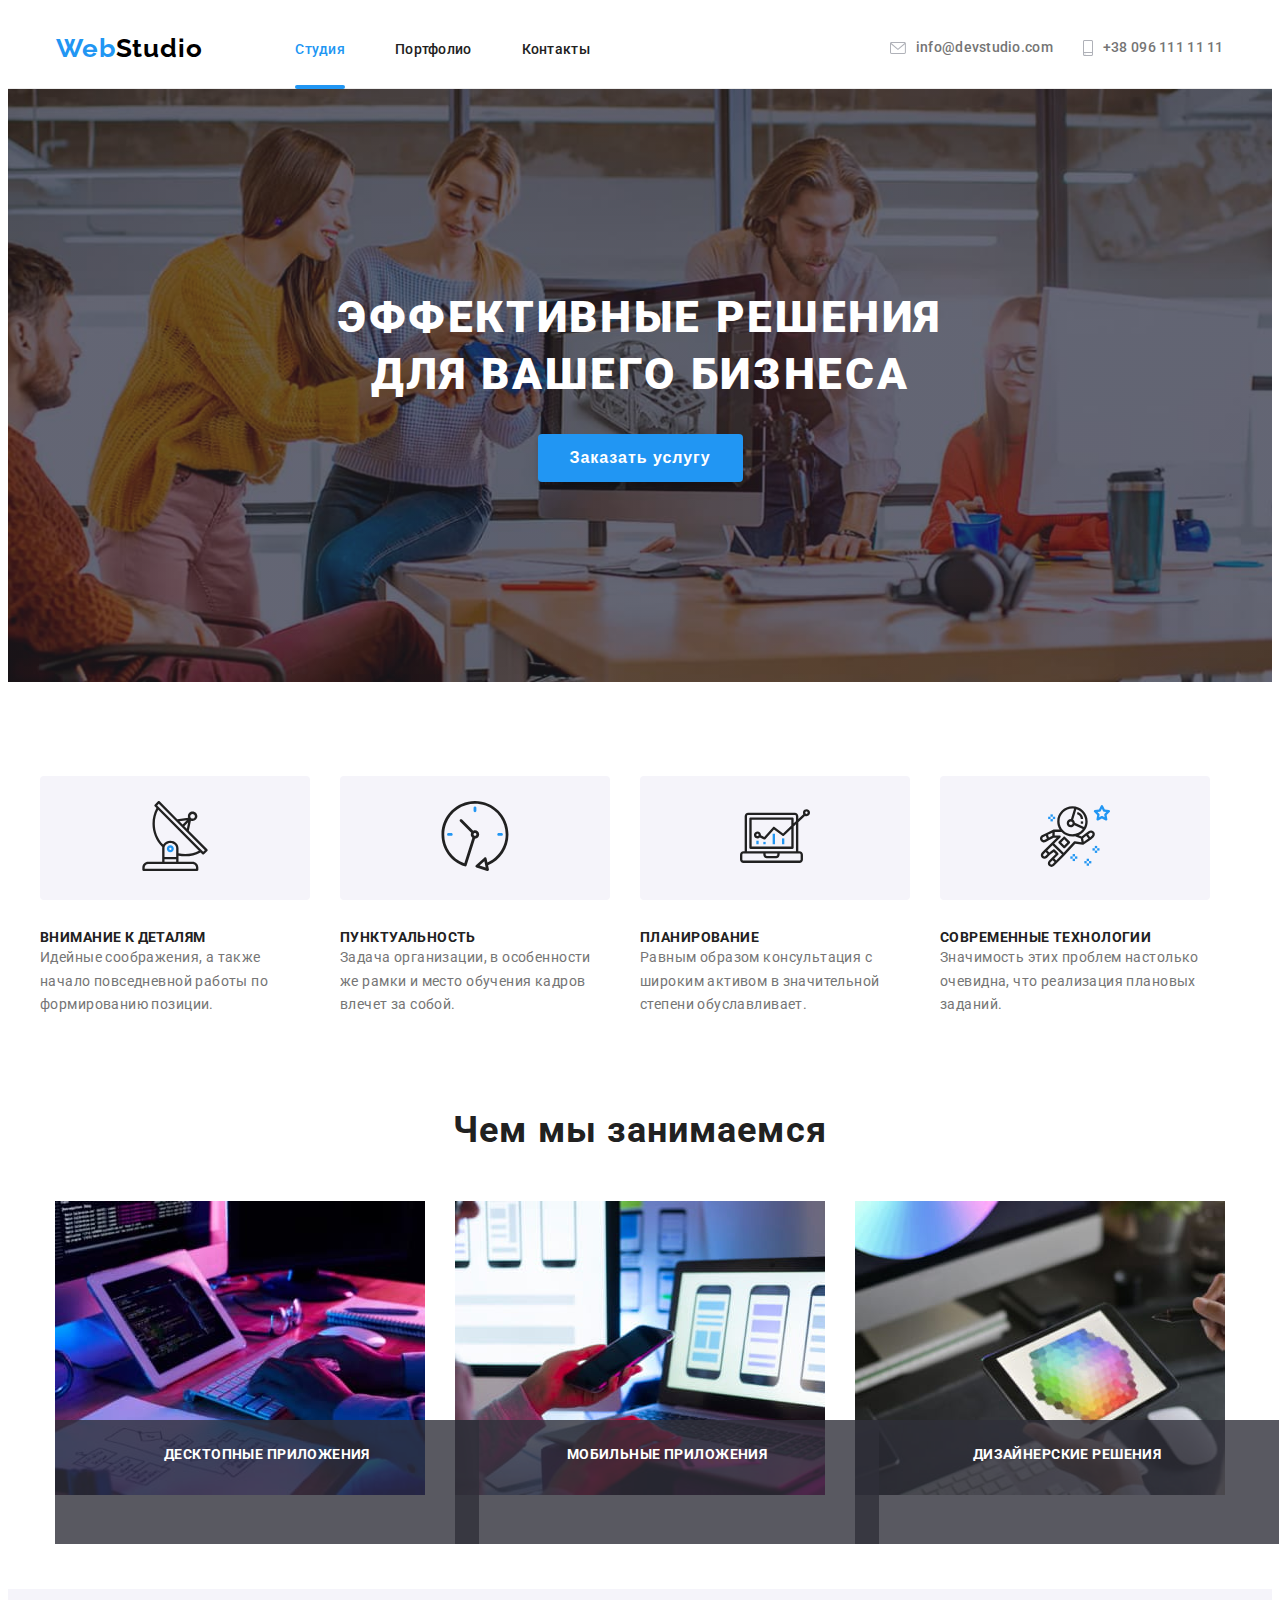
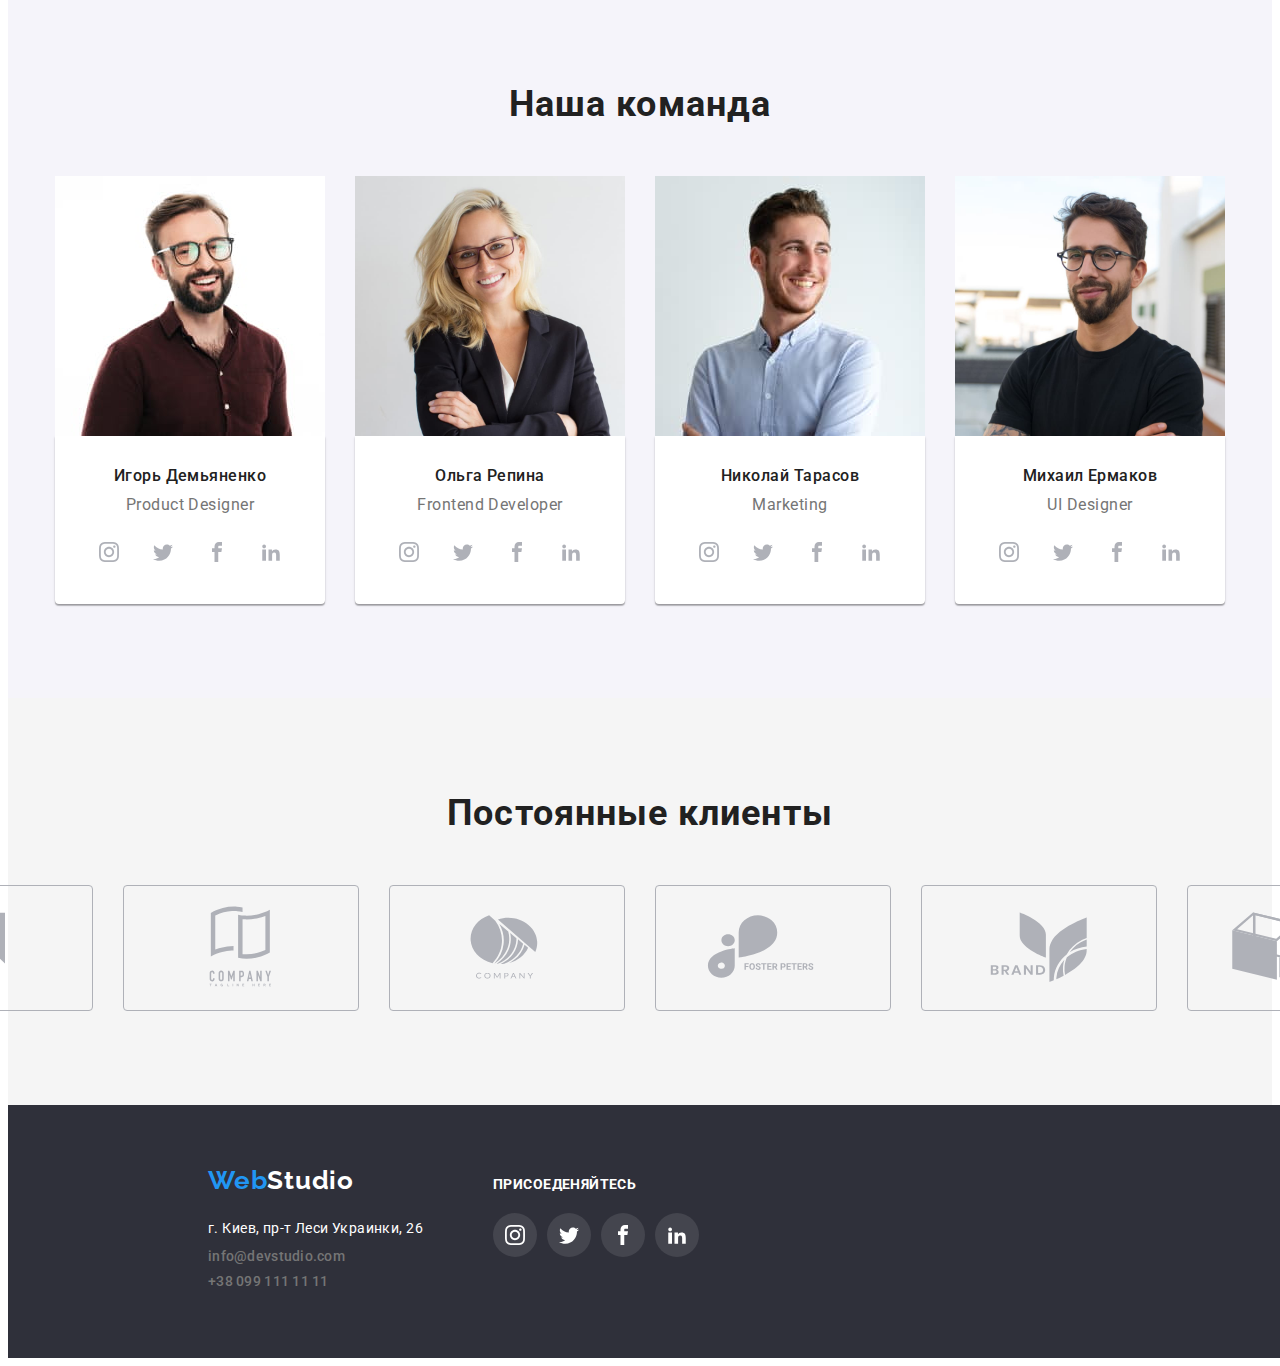
<file: index.html>
<!DOCTYPE html>
<html lang="ru">

<head>
    <meta charset="UTF-8">
    <meta http-equiv="X-UA-Compatible" content="IE=edge">
    <meta name="viewport" content="width=device-width, initial-scale=1.0">
    <title>Document</title>
    <link rel="stylesheet" href="https://cdnjs.cloudflare.com/ajax/libs/modern-normalize/1.1.0/modern-normalize.min.css"
        integrity="sha512-wpPYUAdjBVSE4KJnH1VR1HeZfpl1ub8YT/NKx4PuQ5NmX2tKuGu6U/JRp5y+Y8XG2tV+wKQpNHVUX03MfMFn9Q=="
        crossorigin="anonymous" referrerpolicy="no-referrer" />
    <link
        href="https://fonts.googleapis.com/css2?family=Raleway:wght@700&family=Roboto:wght@400;500;700;900&display=swap"
        rel="stylesheet">
    <link rel="stylesheet" href="./css/style.css" />
</head>

<body>
    <header class="header-one">

        <!--navigation section-->

        <div class="header-container container">
            <nav class="navigation">
                <a href="#" class=" header-logo-link logo-link">Web<span class=" logo-dark-link">Studio</span></a>
                <ul class="navigation-list">
                    <li class="navigation-item">
                        <a href="./index.html" class="navigation-link current">Студия</a>
                    </li>
                    <li class="navigation-item">
                        <a href="./portfolio.html" class="navigation-link">Портфолио</a>
                    </li>
                    <li class="navigation-item">
                        <a href="#" class="navigation-link">Контакты</a>
                    </li>
                </ul>

            </nav>
            <!--contacts section-->
            <ul class="contacts-list">
                <li class="contacts-item">

                    <a href="mailto:info@devstudio.com" class="contacts mail-phone-link"><svg class="contacts-icon mail-icon">
                            <use href="./svg/icons/sprite.svg#icon-envelope"></use>
                        </svg>info@devstudio.com</a>
                </li>
                <li class="contacts-item">
                    <a href="tel:+380961111111" class="contacts mail-phone-link"> <svg class="contacts-icon telefon-icon">
                            <use href="./svg/icons/sprite.svg#icon-smartphone"></use>
                        </svg>+38 096 111 11 11</a>
                </li>
            </ul>

        </div>





    </header>

    <main class="section-main-one">
        <!--HERO-->
        <section class="hero">
            <div class="hero-box">
                <h1 class="hero-title">Эффективные решения для вашего бизнеса </h1>
                <button class="modal-btn" data-modal-open type="button"> Заказать услугу</button>
            </div>

        </section>

        <!--why we section-->
        <section class="features">
            <div class="container features-container">
                <h2 class="features-title visually-hidden"> особенности </h2>
                <ul class="features-list">
                    <li class="features-item">
                        <div class="features-svg">
                        <svg class="features-icon">
                            <use href="./svg/icons/sprite.svg#icon-antenna"></use>
                        </svg>
                        </div>
                        <h3 class="features-subtitle">Внимание к деталям</h3>
                        <p class="features-text">Идейные соображения, а также начало повседневной работы по
                            формированию позиции.
                        </p>
                    </li>

                    <li class="features-item">
                        <div class="features-svg">
                        <svg class="features-icon">
                            <use href="./svg/icons/sprite.svg#icon-clock"></use>
                        </svg>
                        </div>
                        <h3 class="features-subtitle">Пунктуальность</h3>
                        <p class="features-text">Задача организации, в особенности же рамки и место обучения
                            кадров влечет за собой.</p>
                    </li>

                    <li class="features-item">
                        <div class="features-svg">
                        <svg class="features-icon">
                            <use href="./svg/icons/sprite.svg#icon-diagram"></use>
                        </svg>
                        </div>
                        <h3 class="features-subtitle">Планирование</h3>
                        <p class="features-text">Равным образом консультация с широким активом в значительной
                            степени обуславливает.</p>
                    </li>

                    <li class="features-item">
                        <div class="features-svg">
                        <svg class="features-icon">
                            <use href="./svg/icons/sprite.svg#icon-astronaut"></use>
                        </svg>
                        </div>
                        <h3 class="features-subtitle">Современные технологии</h3>
                        <p class="features-text">Значимость этих проблем настолько очевидна, что реализация
                            плановых заданий.</p>
                    </li>
                </ul>
            </div>
        </section>
        <!--about us section-->
        <section class="about">
            <div class="container about-container">
                <h2 class="about-title">Чем мы занимаемся</h2>
                <ul class="about-list">
                    <li class="about-item">
                        <img class="desktop" src="images/desktop.jpg" alt="Десктопные приложения" width="370">
                        <p class="box about-text">Десктопные приложения</p>
                    </li>
                    <li class="about-item">
                        <img class="mobile" src="images/mobile.jpg" alt="Мобильные приложения" width="370">
                        <p class="box about-text">Мобильные приложения</p>
                    </li>
                    <li class="about-item">
                        <img class="dezign" src="images/dezign.jpg" alt="Дизайнерские решения" width="370">
                        <p class="box about-text">Дизайнерские решения</p>
                    </li>
                </ul>
            </div>
        </section>
        <!--our team-->
        <section class="team">
            <div class="container team-container">
                <h2 class="team-title">Наша команда</h2>
                <ul class="team-list">

                    <li class="team-item">
                        <img src="images/glassman.jpg" alt="Игорь Демьяненко" width="270">
                        <div class="team-card">
                            <h3 class="team-subtitle">Игорь Демьяненко</h3>
                            <p class="team-positions">Product Designer</p>

                            <ul class="team-socials">
                                <li class="team-socials-item">
                                    <a href="#" class="team-socials-link">
                                        <svg class="team-socials-icon">
                                            <use href="./svg/icons/sprite.svg#icon-inst"></use>
                                        </svg>
                                    </a>
                                </li>
                                <li class="team-socials-item">
                                    <a href="#" class="team-socials-link">
                                        <svg class="team-socials-icon">
                                            <use href="./svg/icons/sprite.svg#icon-twit"></use>
                                        </svg>
                                    </a>
                                </li>
                                <li class="team-socials-item">
                                    <a href="#" class="team-socials-link">
                                        <svg class="team-socials-icon">
                                            <use href="./svg/icons/sprite.svg#icon-fb"></use>
                                        </svg>
                                    </a>
                                </li>
                                <li class="team-socials-item">
                                    <a href="#" class="team-socials-link">
                                        <svg class="team-socials-icon">
                                            <use href="./svg/icons/sprite.svg#icon-ln"></use>
                                        </svg>
                                    </a>
                                </li>
                            </ul>
                        </div>
                    </li>
                    <li class="team-item">
                        <img src="images/blondgirl.jpg" alt="Ольга Репина" width="270">
                        <div class="team-card">
                            <h3 class="team-subtitle">Ольга Репина</h3>
                            <p class="team-positions">Frontend Developer</p>
                            <ul class="team-socials">
                                <li class="team-socials-item">
                                    <a href="#" class="team-socials-link">
                                        <svg class="team-socials-icon">
                                            <use href="./svg/icons/sprite.svg#icon-inst"></use>
                                        </svg>
                                    </a>
                                </li>
                                <li class="team-socials-item">
                                    <a href="#" class="team-socials-link">
                                        <svg class="team-socials-icon">
                                            <use href="./svg/icons/sprite.svg#icon-twit"></use>
                                        </svg>
                                    </a>
                                </li>
                                <li class="team-socials-item">
                                    <a href="#" class="team-socials-link">
                                        <svg class="team-socials-icon">
                                            <use href="./svg/icons/sprite.svg#icon-fb"></use>
                                        </svg>
                                    </a>
                                </li>
                                <li class="team-socials-item">
                                    <a href="#" class="team-socials-link">
                                        <svg class="team-socials-icon">
                                            <use href="./svg/icons/sprite.svg#icon-ln"></use>
                                        </svg>
                                    </a>
                                </li>
                            </ul>
                        </div>
                    </li>
                    <li class="team-item">
                        <img src="images/t-shirtman.jpg" alt="Николай Тарасов" width="270">
                        <div class="team-card">
                            <h3 class="team-subtitle">Николай Тарасов</h3>
                            <p class="team-positions">Marketing</p>
                            <ul class="team-socials">
                                <li class="team-socials-item">
                                    <a href="#" class="team-socials-link">
                                        <svg class="team-socials-icon">
                                            <use href="./svg/icons/sprite.svg#icon-inst"></use>
                                        </svg>
                                    </a>
                                </li>
                                <li class="team-socials-item">
                                    <a href="#" class="team-socials-link">
                                        <svg class="team-socials-icon">
                                            <use href="./svg/icons/sprite.svg#icon-twit"></use>
                                        </svg>
                                    </a>
                                </li>
                                <li class="team-socials-item">
                                    <a href="#" class="team-socials-link">
                                        <svg class="team-socials-icon">
                                            <use href="./svg/icons/sprite.svg#icon-fb"></use>
                                        </svg>
                                    </a>
                                </li>
                                <li class="team-socials-item">
                                    <a href="#" class="team-socials-link">
                                        <svg class="team-socials-icon">
                                            <use href="./svg/icons/sprite.svg#icon-ln"></use>
                                        </svg>
                                    </a>
                                </li>
                            </ul>
                        </div>
                    </li>
                    <li class="team-item">
                        <img src="images/maninblack.jpg" alt="Михаил Ермаков" width="270">
                        <div class="team-card">
                            <h3 class="team-subtitle">Михаил Ермаков</h3>
                            <p class="team-positions">UI Designer</p>
                            <ul class="team-socials">
                                <li class="team-socials-item">
                                    <a href="#" class="team-socials-link">
                                        <svg class="team-socials-icon">
                                            <use href="./svg/icons/sprite.svg#icon-inst"></use>
                                        </svg>
                                    </a>
                                </li>
                                <li class="team-socials-item">
                                    <a href="#" class="team-socials-link">
                                        <svg class="team-socials-icon">
                                            <use href="./svg/icons/sprite.svg#icon-twit"></use>
                                        </svg>
                                    </a>
                                </li>
                                <li class="team-socials-item">
                                    <a href="#" class="team-socials-link">
                                        <svg class="team-socials-icon">
                                            <use href="./svg/icons/sprite.svg#icon-fb"></use>
                                        </svg>
                                    </a>
                                </li>
                                <li class="team-socials-item">
                                    <a href="#" class="team-socials-link">
                                        <svg class="team-socials-icon">
                                            <use href="./svg/icons/sprite.svg#icon-ln"></use>
                                        </svg>
                                    </a>
                                </li>
                            </ul>
                        </div>
                    </li>

                </ul>
            </div>
        </section>
        <!-- regular-clients-->
        <section class="regular-clients">
            <div class="container regular-clients-container">
                <h2 class="regular-clients-title">Постоянные клиенты</h2>
                <ul class="regular-clients-list">
                    <li class="regular-clients-item">
                        <a href="#" class="regular-clients-link">
                            <svg class="regular-clients-icon">
                                <use href="./svg/icons/sprite.svg#icon-yaco">
                                </use>
                            </svg>
                        </a>
                    </li>
                    <li class="regular-clients-item">
                        <a href="#" class="regular-clients-link">
                            <svg class="regular-clients-icon">
                                <use href="./svg/icons/sprite.svg#icon-tagline-here">
                                </use>
                            </svg>
                        </a>
                    </li>
                    <li class="regular-clients-item">
                        <a href="#" class="regular-clients-link">
                            <svg class="regular-clients-icon">
                                <use href="./svg/icons/sprite.svg#icon-company">
                                </use>
                            </svg>
                        </a>
                    </li>
                    <li class="regular-clients-item">
                        <a href="#" class="regular-clients-link">
                            <svg class="regular-clients-icon">
                                <use href="./svg/icons/sprite.svg#icon-foster-peters">
                                </use>
                            </svg>
                        </a>
                    </li>
                    <li class="regular-clients-item">
                        <a href="#" class="regular-clients-link">
                            <svg class="regular-clients-icon">
                                <use href="./svg/icons/sprite.svg#icon-brand">
                                </use>
                            </svg>
                        </a>
                    </li>
                    <li class="regular-clients-item">
                        <a href="#" class="regular-clients-link">
                            <svg class="regular-clients-icon">
                                <use href="./svg/icons/sprite.svg#icon-tagline">
                                </use>
                            </svg>
                        </a>
                    </li>
                </ul>
            </div>
        </section>

    </main>



    <footer class="footer-one">


        <!--footer section-->
        <div class=" container footer-ext">
        <div class="footer-container">
            <a href="#WebStudio" class="footer-logo logo-link">Web<span class="footer-logo logo-light-link">Studio</span></a>
            <address class="footer-address">
                <ul class="footer-list">
                    <li class="footer-item">
                        <a href="#" class="footer-addr">г. Киев, пр-т Леси Украинки, 26</a>
                    </li>
                    <li class="footer-item">
                        <a href="mailto:info@devstudio.com" class="contacts mail-link">info@devstudio.com</a>
                    <li class="footer-item ">
                        <a href="tel:+380991111111" class="contacts phone-link">+38 099 111 11 11</a>
                    </li>
                </ul>
            </address>
        </div>

        <div class="footer-soc">
            <p class="footer-subtitle"> Присоеденяйтесь </p>
            <ul class="footer-socials-list">
                <li class="footer-socials-item">
                    <a href="#" class="footer-socials-link">
                        <svg class="footer-socials-icon">
                            <use href="./svg/icons/sprite.svg#icon-inst"></use>
                        </svg>
                    </a>
                </li>
                <li class="footer-socials-item">
                    <a href="#" class="footer-socials-link">
                        <svg class="footer-socials-icon">
                            <use href="./svg/icons/sprite.svg#icon-twit"></use>
                        </svg>
                    </a>
                </li>
                <li class="footer-socials-item">
                    <a href="#" class="footer-socials-link">
                        <svg class="footer-socials-icon">
                            <use href="./svg/icons/sprite.svg#icon-fb"></use>
                        </svg>
                    </a>
                </li>
                <li class="footer-socials-item">
                    <a href="#" class="footer-socials-link">
                        <svg class="footer-socials-icon">
                            <use href="./svg/icons/sprite.svg#icon-ln"></use>
                        </svg>
                    </a>
                </li>
            </ul>
        </div>
        </div>
    </footer>

        <!--form-->
        <div class="backdrop is-hidden" data-modal>
            <div class="modal">
                <button class="btn-modal-close" data-modal-close>
                    <svg class="modal-close-icon" width="11" height="11">
                        <use href="./svg/icons/sprite.svg#icon-close"></use>
                    </svg>
                </button>
        
            </div>
        
        </div>
    <script src="./js/modal.js"></script>
</body>

</html>
</file>
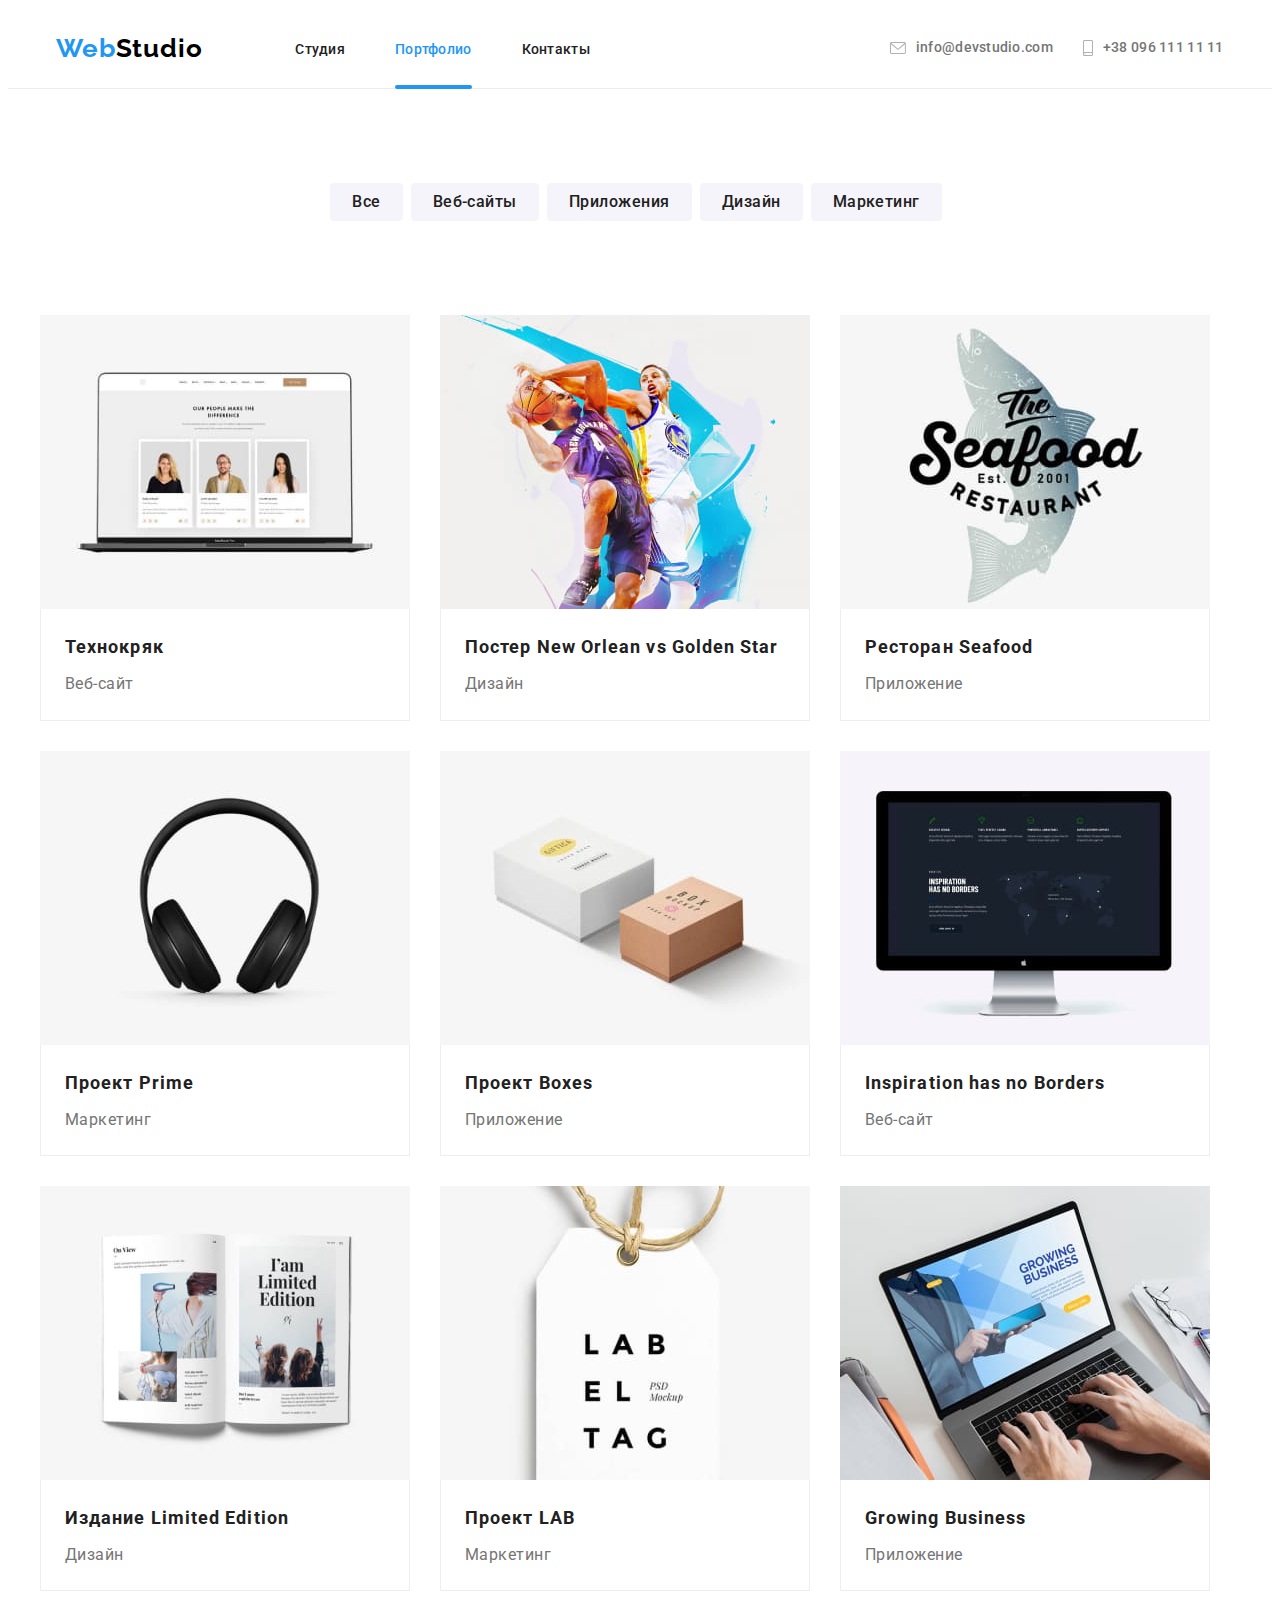
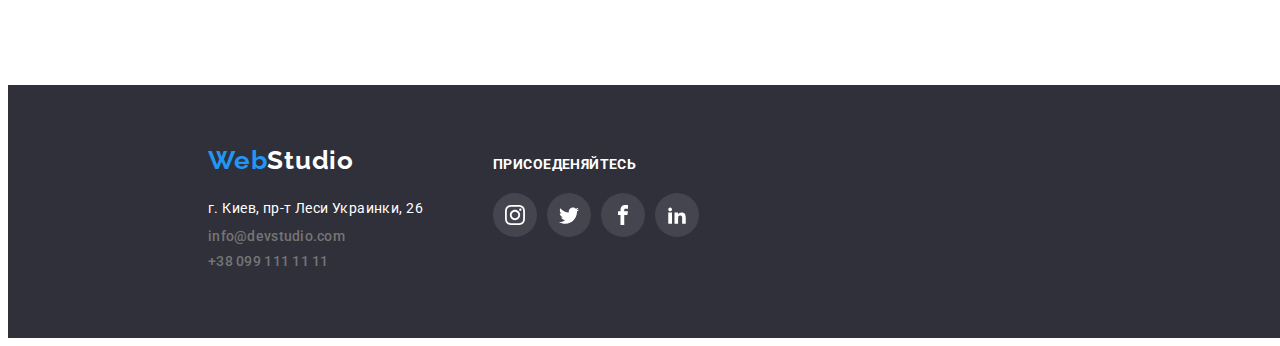
<file: portfolio.html>
<!DOCTYPE html>
<html lang="en">

<head>
    <meta charset="UTF-8">
    <meta http-equiv="X-UA-Compatible" content="IE=edge">
    <meta name="viewport" content="width=device-width, initial-scale=1.0">
    <title>Document</title>
    <link rel="stylesheet" href="https://cdnjs.cloudflare.com/ajax/libs/modern-normalize/1.1.0/modern-normalize.min.css"
        integrity="sha512-wpPYUAdjBVSE4KJnH1VR1HeZfpl1ub8YT/NKx4PuQ5NmX2tKuGu6U/JRp5y+Y8XG2tV+wKQpNHVUX03MfMFn9Q=="
        crossorigin="anonymous" referrerpolicy="no-referrer" />
    <link
        href="https://fonts.googleapis.com/css2?family=Raleway:wght@700&family=Roboto:wght@400;500;700;900&display=swap"
        rel="stylesheet">
    <link rel="stylesheet" href="./css/style.css" />
</head>

<body>
    <header class="header-one">
    
        <!--navigation section-->
    
        <div class="header-container container">
            <nav class="navigation">
                <a href="#" class=" header-logo-link logo-link">Web<span class=" logo-dark-link">Studio</span></a>
                <ul class="navigation-list">
                    <li class="navigation-item">
                        <a href="./index.html" class="navigation-link">Студия</a>
                    </li>
                    <li class="navigation-item">
                        <a href="./portfolio.html" class="navigation-link current">Портфолио</a>
                    </li>
                    <li class="navigation-item">
                        <a href="#" class="navigation-link">Контакты</a>
                    </li>
                </ul>
    
            </nav>
            <!--contacts section-->
            <ul class="contacts-list">
                <li class="contacts-item">
    
                    <a href="mailto:info@devstudio.com" class="contacts mail-link"><svg class="contacts-icon mail-icon">
                            <use href="./svg/icons/sprite.svg#icon-envelope"></use>
                        </svg>info@devstudio.com</a>
                </li>
                <li class="contacts-item">
                    <a href="tel:+380961111111" class="contacts phone-link"> <svg class="contacts-icon telefon-icon">
                            <use href="./svg/icons/sprite.svg#icon-smartphone"></use>
                        </svg>+38 096 111 11 11</a>
                </li>
            </ul>
    
        </div>
    
    
    
    
    
    </header>
    <main class="portfolio-main">
        <!--main portfolio-->
        <section class="section-btn">
            <div class="container">
                <!--buttons section-->
                <ul class="btns-list">
                    <li class="btns-item">
                        <button type="button" class="btns">Все</button>
                    </li>
                    <li class="btns-item">
                        <button type="button" class="btns">Веб-сайты</button>
                    </li>
                    <li class="btns-item">
                        <button type="button" class="btns">Приложения</button>
                    </li>
                    <li class="btns-item">
                        <button type="button" class="btns">Дизайн</button>
                    </li>
                    <li class="btns-item">
                        <button type="button" class="btns">Маркетинг</button>
                    </li>
                </ul>

                <!--projects section-->
                <ul class="projects-list">
                
                    <li class="projects-item">
                        <a class="projects-card">
                            <div class="team-list-wrapper">
                                <img src="images/technopark.jpg" alt="технопарк" width="370">
                                <p class="overlay overlay-text">Ресурс пропонує комплексні пропозиції з різним рівнем функціоналу та сервісів. Все це
                                    дозволить відвідувачу отримати вичерпні відомості про компанію чи приватну особу.</p>
                            </div>
                            <div class="projects-bord">
                                <h2 class="projects-subtitle">Технокряк</h2>
                                <p class="projects-text">Веб-сайт</p>
                            </div>
                        </a>
                    </li>
                    <li class="projects-item">
                        <a class="projects-card">
                            <div class="team-list-wrapper">
                                <img src="images/basketball.jpg" alt="баскетбол" width="370">
                                <p class="overlay overlay-text">Ресурс пропонує комплексні пропозиції з різним рівнем функціоналу та сервісів. Все це
                                    дозволить відвідувачу отримати вичерпні відомості про компанію чи приватну особу.</p>
                            </div>
                            <div class="projects-bord">
                                <h2 class="projects-subtitle">Постер New Orlean vs Golden Star</h2>
                                <p class="projects-text">Дизайн</p>
                            </div>
                        </a>
                    </li>
                    <li class="projects-item">
                        <a class="projects-card">
                            <div class="team-list-wrapper">
                                <img src="images/seafood.jpg" alt="ресторан" width="370">
                                <p class="overlay overlay-text">Ресурс пропонує комплексні пропозиції з різним рівнем функціоналу та сервісів. Все це
                                    дозволить відвідувачу отримати вичерпні відомості про компанію чи приватну особу.</p>
                            </div>
                            <div class="projects-bord">
                                <h2 class="projects-subtitle">Ресторан Seafood</h2>
                                <p class="projects-text">Приложение</p>
                            </div>
                        </a>
                    </li>
                    <li class="projects-item">
                        <a class="projects-card">
                            <div class="team-list-wrapper">
                                <img src="images/headphones.jpg" alt="проект прайм" width="370">
                                <p class="overlay overlay-text">Ресурс пропонує комплексні пропозиції з різним рівнем функціоналу та сервісів. Все це
                                    дозволить відвідувачу отримати вичерпні відомості про компанію чи приватну особу.</p>
                            </div>
                            <div class="projects-bord">
                                <h2 class="projects-subtitle">Проект Prime</h2>
                                <p class="projects-text">Маркетинг</p>
                            </div>
                        </a>
                    </li>
                    <li class="projects-item">
                        <a class="projects-card">
                            <div class="team-list-wrapper">
                                <img src="images/boxes.jpg" alt="бокс" width="370">
                                <p class="overlay overlay-text">Ресурс пропонує комплексні пропозиції з різним рівнем функціоналу та сервісів. Все це
                                    дозволить відвідувачу отримати вичерпні відомості про компанію чи приватну особу.</p>
                            </div>
                            <div class="projects-bord">
                                <h2 class="projects-subtitle">Проект Boxes</h2>
                                <p class="projects-text">Приложение</p>
                            </div>
                        </a>
                    </li>
                    <li class="projects-item">
                        <a class="projects-card">
                            <div class="team-list-wrapper">
                                <img src="images/imac.jpg" alt="Границы" width="370">
                                <p class="overlay overlay-text">Ресурс пропонує комплексні пропозиції з різним рівнем функціоналу та сервісів. Все це
                                    дозволить відвідувачу отримати вичерпні відомості про компанію чи приватну особу.</p>
                            </div>
                            <div class="projects-bord">
                                <h2 class="projects-subtitle">Inspiration has no Borders</h2>
                                <p class="projects-text">Веб-сайт</p>
                            </div>
                        </a>
                    </li>
                    <li class=" projects-item">
                        <a class="projects-card">
                            <div class="team-list-wrapper">
                                <img src="images/limited-edition.jpg" alt="лимитное издание" width="370">
                                <p class="overlay overlay-text">Ресурс пропонує комплексні пропозиції з різним рівнем функціоналу та сервісів. Все це
                                    дозволить відвідувачу отримати вичерпні відомості про компанію чи приватну особу.</p>
                            </div>
                            <div class="projects-bord">
                                <h2 class="projects-subtitle">Издание Limited Edition</h2>
                                <p class="projects-text">Дизайн</p>
                            </div>
                        </a>
                    </li>
                    <li class="projects-item">
                        <a class="projects-card">
                            <div class="team-list-wrapper">
                                <img src="images/lab.jpg" alt="лаб" width="370">
                                <p class="overlay overlay-text">Ресурс пропонує комплексні пропозиції з різним рівнем функціоналу та сервісів. Все це
                                    дозволить відвідувачу отримати вичерпні відомості про компанію чи приватну особу.</p>
                            </div>
                            <div class="projects-bord">
                                <h2 class="projects-subtitle">Проект LAB</h2>
                                <p class="projects-text">Маркетинг</p>
                            </div>
                        </a>
                    </li>
                    <li class="projects-item">
                        <a class="projects-card">
                            <div class="team-list-wrapper">
                                <img src="images/growing-business.jpg" alt="растущий бизнес" width="370">
                                <p class="overlay overlay-text">Ресурс пропонує комплексні пропозиції з різним рівнем функціоналу та сервісів. Все це
                                    дозволить відвідувачу отримати вичерпні відомості про компанію чи приватну особу.</p>
                            </div>
                            <div class="projects-bord">
                                <h2 class="projects-subtitle">Growing Business</h2>
                                <p class="projects-text">Приложение</p>
                            </div>
                        </a>
                    </li>
                </ul>
            </div>
        </section>
    </main>
    <!--footer portfolio-->
    <footer class="footer-one">
    
    
        <!--footer section-->
        <div class=" container footer-ext">
            <div class="footer-container">
                <a href="#WebStudio" class="footer-logo logo-link">Web<span
                        class="footer-logo logo-light-link">Studio</span></a>
                <address class="footer-address">
                    <ul class="footer-list">
                        <li class="footer-item">
                            <a href="#" class="footer-addr">г. Киев, пр-т Леси Украинки, 26</a>
                        </li>
                        <li class="footer-item">
                            <a href="mailto:info@devstudio.com" class="contacts mail-link">info@devstudio.com</a>
                        <li class="footer-item ">
                            <a href="tel:+380991111111" class="contacts phone-link">+38 099 111 11 11</a>
                        </li>
                    </ul>
                </address>
            </div>
    
            <div class="footer-soc">
                <p class="footer-subtitle"> Присоеденяйтесь </p>
                <ul class="footer-socials-list">
                    <li class="footer-socials-item">
                        <a href="#" class="footer-socials-link">
                            <svg class="footer-socials-icon">
                                <use href="./svg/icons/sprite.svg#icon-inst"></use>
                            </svg>
                        </a>
                    </li>
                    <li class="footer-socials-item">
                        <a href="#" class="footer-socials-link">
                            <svg class="footer-socials-icon">
                                <use href="./svg/icons/sprite.svg#icon-twit"></use>
                            </svg>
                        </a>
                    </li>
                    <li class="footer-socials-item">
                        <a href="#" class="footer-socials-link">
                            <svg class="footer-socials-icon">
                                <use href="./svg/icons/sprite.svg#icon-fb"></use>
                            </svg>
                        </a>
                    </li>
                    <li class="footer-socials-item">
                        <a href="#" class="footer-socials-link">
                            <svg class="footer-socials-icon">
                                <use href="./svg/icons/sprite.svg#icon-ln"></use>
                            </svg>
                        </a>
                    </li>
                </ul>
            </div>
        </div>
    </footer>


</body>

</html>
</file>
<file: css/style.css>
/* reset */

h1,
h2,
h3,
h4,
h5,
h6,
p {
    margin: 0;
}

ul,
ol {
    list-style: none;
    margin: 0;
    padding: 0;
}

a {
    text-decoration: none;
    color: currentColor;
}

img {
    display: block;
}


/* reset-end */
body {
    font-family: 'Roboto';
    font-style: normal;
}

body.modal-open {
    overflow: hidden;
}

:root {
    --blue: #2196F3;
    --gray: #757575;
    --black: #212121;
    --white: #FFFFFF;
    --total-black: #000000;
    --primary-link-color: #ffffff;
    --trunsition-dur-and-func: 250ms cubic-bezier(0.4, 0, 0.2, 1);
    --svg-color: #AFB1B8;
}

p {
    color: var(--gray);
}

span {
    color: var(--gray);
}

ul,
ol {
    list-style: none;
}

a {
    text-decoration: none;
}

/*header-section*/

.header-one {
    display: flex;
    justify-content: center;
    border-bottom: 1px solid #ECECEC;
}

.container {
    width: 1200px;
    margin: 0 auto;
    padding-left: 15px;
    padding-right: 15px;
}

.header-container {
    display: flex;
    align-items: center;
    justify-content: center;
}



/*navigation section*/

.navigation {
    display: flex;
    align-items: center;
    margin-right: 300px;
}

.logo-link {
    font-family: 'Raleway';
    font-weight: 700;
    font-size: 26px;
    line-height: 1.2;
    letter-spacing: 0.03em;
    color: var(--blue);
}

.header-logo-link {
    padding-top: 25px;
    padding-bottom: 24px;
    margin-right: 93px;
}

.logo-dark-link {
    font-family: 'Raleway';
    font-weight: 700;
    font-size: 26px;
    line-height: 1.2;
    letter-spacing: 0.03em;
    color: var(--total-black);

}

.logo-light-link {
    color: var(--white);
}

.navigation-list {
    display: flex;
    align-items: center;

}


.navigation-item:not(:last-child) {
    margin-right: 50px;
}

.navigation-link {
    font-weight: 500;
    font-size: 14px;
    line-height: 1.1;
    letter-spacing: 0.02em;
    color: var(--black);
    transition: color var(--trunsition-dur-and-func);
    padding: 32px 0;
}

.navigation-link.current {
    color: var(--blue);
    position: relative;
}

.current::after {
    content: '';
    position: absolute;
    background: var(--blue);
    border-radius: 2px;
    height: 4px;
    width: 100%;
    left: 0;
    bottom: 0;
}


.navigation-link:hover,
.navigation-link:focus {
    color: var(--blue);
}

/*contacts section*/


.contacts {
    font-weight: 500;
    font-size: 14px;
    line-height: 1.1;
    letter-spacing: 0.02em;
    color: var(--gray);
    display: flex;
    align-items: center;
    transition: color var(--trunsition-dur-and-func);
}

.contacts:hover,
.contacts:focus {
    color: var(--blue);

}

.contacts-list {
    display: flex;
    align-items: center;
}

.contacts-item:first-child {
    margin-right: 30px;

}

.contacts-icon {
    fill: var(--svg-color);
    transition: fill var(--trunsition-dur-and-func);
}

.contacts:hover .contacts-icon,
.contacts:focus .contacts-icon {
    fill: var(--blue);
}

.mail-link {
    text-decoration: none;

}

.mail-phone-link {
    padding: 32px 0;
}



.mail-icon {
    width: 16px;
    height: 12px;
    margin-right: 10px;
}


.telefon-icon {
    width: 10px;
    height: 16px;
    margin-right: 10px;

}




/*main*/

.hero {
    background-image: linear-gradient(to right, rgba(47, 48, 58, 0.4), rgba(47, 48, 58, 0.4)), url('./../images/hero-bg.jpg');
    background-repeat: no-repeat;
    background-position: center;
    background-size: cover;
    padding: 200px 0;
}

.hero-title {
    font-weight: 900;
    font-size: 44px;
    line-height: 1.3;
    text-align: center;
    letter-spacing: 0.06em;
    text-transform: uppercase;
    color: var(--white);
    max-width: 696px;
    margin: 0 auto 30px;
    margin-bottom: 30px;
}

.modal-btn {
    font-weight: 700;
    font-size: 16px;
    line-height: 1.8;
    display: flex;
    align-items: center;
    text-align: center;
    letter-spacing: 0.06em;
    box-shadow: 0px 4px 4px rgba(0, 0, 0, 0.15);
    border-radius: 4px;

    color: var(--white);
    background-color: #2196F3;
    margin: auto;
    border: 0;
    padding: 10px 32px;
    cursor: pointer;
    transition: background-color var(--trunsition-dur-and-func), color var(--trunsition-dur-and-func);


}

.modal-btn:hover,
.modal-btn:focus {
    background-color: #188CE8;
    color: var(--white);
    box-shadow: 0px 4px 4px rgba(0, 0, 0, 0.15);
    border-radius: 4px;
}

/*why we section*/

.features {
    padding: 94px 0px;
}

.features-container {
    display: flex;
    align-items: center;
}

.features-list {
    display: flex;
    align-items: center;
}

.visually-hidden {
    position: absolute;
    width: 1px;
    height: 1px;
    margin: -1px;
    border: 0;
    padding: 0;
    white-space: nowrap;

    clip-path: inset(100%);
    clip: rect(0 0 0 0);
    overflow: hidden;
}

.features-item {
    flex-basis: 270px;
}

.features-item:not(:last-child) {
    margin-right: 30px;
}

.features-svg {
    background: #F5F4FA;
    border-radius: 4px;
    padding: 25px 100px;
    margin-bottom: 30px;
}

.features-icon {
    width: 70px;
    height: 70px;

}

.features-subtitle {
    font-weight: 700;
    font-size: 14px;
    line-height: 1.1;
    letter-spacing: 0.03em;
    text-transform: uppercase;
    color: var(--black);
}

.features-text {
    font-weight: 400;
    font-size: 14px;
    line-height: 1.7;
    letter-spacing: 0.03em;
    color: var(--gray);
}

/*section about*/

.about {
    padding-bottom: 94px;
}

.about-title {
    font-weight: 700;
    font-size: 36px;
    line-height: 1.1;
    text-align: center;
    letter-spacing: 0.03em;
    color: var(--black);
    margin-bottom: 50px;
}

.about-list {
    display: flex;
    justify-content: center;
}

.about-item:not(:last-child) {
    margin-right: 30px;
}

.box {
    position: absolute;
    width: 370px;
    height: 70px;
    top: 1420px;
    background: rgba(47, 48, 58, 0.8);
}

.about-text {
    font-family: 'Roboto', sans-serif;
    font-weight: 700;
    font-size: 14px;
    line-height: 1.1;
    text-align: center;
    letter-spacing: 0.03em;
    text-transform: uppercase;
    color: #FFFFFF;
    padding: 27px;
}

/*.desktop{
}
.mobile{
}
.dezign{
}*/

/*team section*/

.team {
    background: #F5F4FA;
    padding: 94px 0px;

}

.team-title {
    font-weight: 700;
    font-size: 36px;
    line-height: 1.2;
    text-align: center;
    letter-spacing: 0.03em;
    color: #212121;
    padding-bottom: 50px;
}

.team-list {
    display: flex;
    align-items: center;
    justify-content: center;
}

.team-item:not(:last-child) {
    margin-right: 30px;
}

.team-item {
    text-align: center;
}

.team-socials {
    display: flex;
    justify-content: center;
    gap: 10px;
}

.team-socials-item {
    width: 44px;
    height: 44px;
}


.team-socials-link {
    display: flex;
    justify-content: center;
    align-items: center;
    width: 100%;
    height: 100%;
    background-color: var(--white);
    border-radius: 50%;
    transition: background-color var(--trunsition-dur-and-func);
}

.team-socials-link:hover,
.team-socials-link:focus {
    background-color: var(--blue);
}

.team-socials-link:hover .team-socials-icon,
.team-socials-link:focus .team-socials-icon {
    fill: var(--white);
}

.team-socials-icon {
    width: 20px;
    height: 20px;
    fill: var(--svg-color);
    transition: fill var(--trunsition-dur-and-func);
}


.team-card {
    background: var(--white);
    /* material shadow v1 */

    box-shadow: 0px 1px 3px rgba(0, 0, 0, 0.12), 0px 1px 1px rgba(0, 0, 0, 0.14), 0px 2px 1px rgba(0, 0, 0, 0.2);
    border-radius: 0px 0px 4px 4px;
    padding: 30px 0;
}

.team-subtitle {
    font-weight: 500;
    font-size: 16px;
    line-height: 1.2;
    text-align: center;
    letter-spacing: 0.03em;
    color: #212121;
    margin-bottom: 10px;
}

.team-positions {
    font-weight: 400;
    font-size: 16px;
    line-height: 1.2;
    text-align: center;
    letter-spacing: 0.03em;
    margin-bottom: 16px;
    display: inline-block;
}

/*regular-clients*/

.regular-clients {
    padding: 94px 15px;
    background-color: #f5f5f5;
}

.regular-clients-title {
    text-align: center;
    font-family: 'Roboto', sans-serif;
    font-style: normal;
    font-weight: 700;
    font-size: 36px;
    line-height: 1.2;
    text-align: center;
    letter-spacing: 0.03em;

    color: var(--black);
}

.regular-clients-list {
    display: flex;
    align-items: center;
    justify-content: center;
    margin-top: 50px;
}

.regular-clients-item:not(:last-child) {
    margin-right: 30px;
}

.regular-clients-link {
    display: flex;
    align-items: center;
    justify-content: center;
    border: 1px solid #AFB1B8;
    border-radius: 4px;
}

.regular-clients-link:hover {
    border-color: var(--blue);
}



.regular-clients-icon {
    width: 170px;
    height: 92px;
    padding: 16px 32px;
    fill: var(--svg-color);
    transition: fill var(--trunsition-dur-and-func);
}

.regular-clients-link:hover .regular-clients-icon,
.regular-clients-link:focus .regular-clients-icon {
    fill: var(--blue);
}


/*footer*/


/*portfolio*/

/*buttons section*/
.btn {
    font-weight: 500;
    font-size: 16px;
    line-height: 1.6;
    text-align: center;
    letter-spacing: 0.03em;
    color: var(--white);
}

.btn:hover,
.btn:focus {
    background-color: var(--blue);
}

/*footer section*/

.footer-one {
    background: #2F303A;
    padding: 60px 0;
    width: 1600px;
}

.footer-ext {
    display: flex;
    align-items: baseline;
}

.footer-container {
    margin-right: 70px;
}

.footer-address {
    font-style: normal;
}

.footer-addr {
    font-weight: 400;
    font-size: 14px;
    line-height: 1.7;
    letter-spacing: 0.03em;
    color: var(--white);
}


.footer-logo {
    display: inline-block;
    margin-bottom: 10px;
}


.footer-item {
    margin-bottom: 9px;
}



.footer-subtitle {
    display: inline-block;
    text-align: center;
    font-family: 'Roboto', sans-serif;
    font-style: normal;
    font-weight: 700;
    font-size: 14px;
    line-height: 1.2;
    letter-spacing: 0.03em;
    text-transform: uppercase;
    color: var(--white);
    padding-top: 12px;
    margin-bottom: 20px;
    margin-top: -150px;

}


.footer-socials-list {
    display: flex;
    justify-content: center;
    gap: 10px;
}

.footer-socials-item {
    width: 44px;
    height: 44px;
}


.footer-socials-link {
    display: flex;
    justify-content: center;
    align-items: center;
    width: 100%;
    height: 100%;
    background-color: rgba(255, 255, 255, 0.1);
    border-radius: 50%;
    transition: background-color var(--trunsition-dur-and-func);
}

.footer-socials-link:hover,
.footer-socials-link:focus {
    background-color: var(--blue);
}



.footer-socials-icon {
    width: 20px;
    height: 20px;
    fill: var(--white);
}



/*portfolio*/

/*button section*/

.section-btn {
    padding-top: 94px;
    padding-bottom: 94px;
}

.btns-list {
    display: flex;
    align-items: center;
    justify-content: center;
}

.btns-item:not(last-child) {
    margin-right: 8px;

}

.btns {
    font-family: 'Roboto';
    font-style: normal;
    font-weight: 500;
    font-size: 16px;
    line-height: 26px;
    /* identical to box height, or 162% */

    text-align: center;
    letter-spacing: 0.03em;

    color: #212121;

    background: #F5F4FA;
    border-radius: 4px;
    border: 0;
    padding: 6px 22px;
    cursor: pointer;
    transition: background-color var(--blue), color var(--white), box-shadow 0px 3px 1px rgba(0, 0, 0, 0.1),
        0px 1px 2px rgba(0, 0, 0, 0.08),
        0px 2px 2px rgba(0, 0, 0, 0.12);
}

.btns:hover,
.btns:focus {
    background-color: var(--blue);
    color: var(--white);
    box-shadow: 0px 3px 1px rgba(0, 0, 0, 0.1), 0px 1px 2px rgba(0, 0, 0, 0.08), 0px 2px 2px rgba(0, 0, 0, 0.12);
}

/*projects section*/


.projects-list {
    margin-top: 94px;
    display: flex;
    flex-wrap: wrap;
    justify-content: flex-start;
    align-items: center;
    margin-right: -30px;
    margin-bottom: -30px;
}

.projects-item {
    margin-right: 30px;
    margin-bottom: 30px;
}


.projects-card {
    background: var(--white);
    display: block;
    align-items: center;
    flex-wrap: wrap;
    transition: box-shadow var(--trunsition-dur-and-func);
}

.team-list-wrapper {
    position: relative;
    overflow: hidden;
}

.overlay {
    position: absolute;
    top: 0;
    left: 0;
    width: 100%;
    height: 100%;
    color: var(--white);
    background-color: rgba(33, 150, 243, 0.9);
    overflow: auto;
    transform: translateY(100%);
    transition: transform 250ms linear;
}

.overlay-text {
    font-family: 'Roboto';
    font-style: normal;
    font-weight: 400;
    font-size: 18px;
    line-height: 1.5;
    letter-spacing: 0.03em;
    color: #FFFFFF;
    padding: 63px 24px;
}

.projects-bord {
    padding: 20px 24px;
    border: 1px solid #EEEEEE;
    border-top: none;
}

.projects-card:hover,
.projects-card:focus {
    box-shadow: 0px 1px 1px rgba(0, 0, 0, 0.12), 0px 4px 4px rgba(0, 0, 0, 0.06), 1px 4px 6px rgba(0, 0, 0, 0.16);

}

.projects-card:hover .overlay,
.projects-card:focus .overlay {
    transform: translateY(0%);
}

.projects-subtitle {
    font-weight: 700;
    font-size: 18px;
    line-height: 2;
    letter-spacing: 0.06em;
    color: var(--black);

}

.projects-text {
    font-weight: 400;
    font-size: 16px;
    line-height: 1.9;
    letter-spacing: 0.03em;
    color: var(--gray);
    margin-top: 4px;
}

.backdrop {
    position: fixed;
    overflow: scroll;
    top: 0;
    left: 0;
    width: 100%;
    height: 100%;
    background: rgba(0, 0, 0, 0.2);
    z-index: 100;
    transition: opacity var(--trunsition-dur-and-func), visibility var(--trunsition-dur-and-func);
}

.backdrop.is-hidden {
    visibility: hidden;
    opacity: 0;
    pointer-events: none;
}

.modal {
    position: absolute;
    width: 528px;
    height: 581px;
    background-color: #ffffff;
    top: 50%;
    left: 50%;
    transform: translate(-50%, -50%);
    padding: 40px;
}

.btn-modal-close {
    position: absolute;
    top: 8px;
    right: 8px;
    width: 30px;
    height: 30px;
    border: 1px solid rgba(0, 0, 0, 0.1);
    background-color: transparent;
    padding: 0;
    border-radius: 50%;
    display: flex;
    justify-content: center;
    align-items: center;
}

.btn-modal-close:hover,
.btn-modal-close:focus {
    fill: var(--blue);
}
</file>
